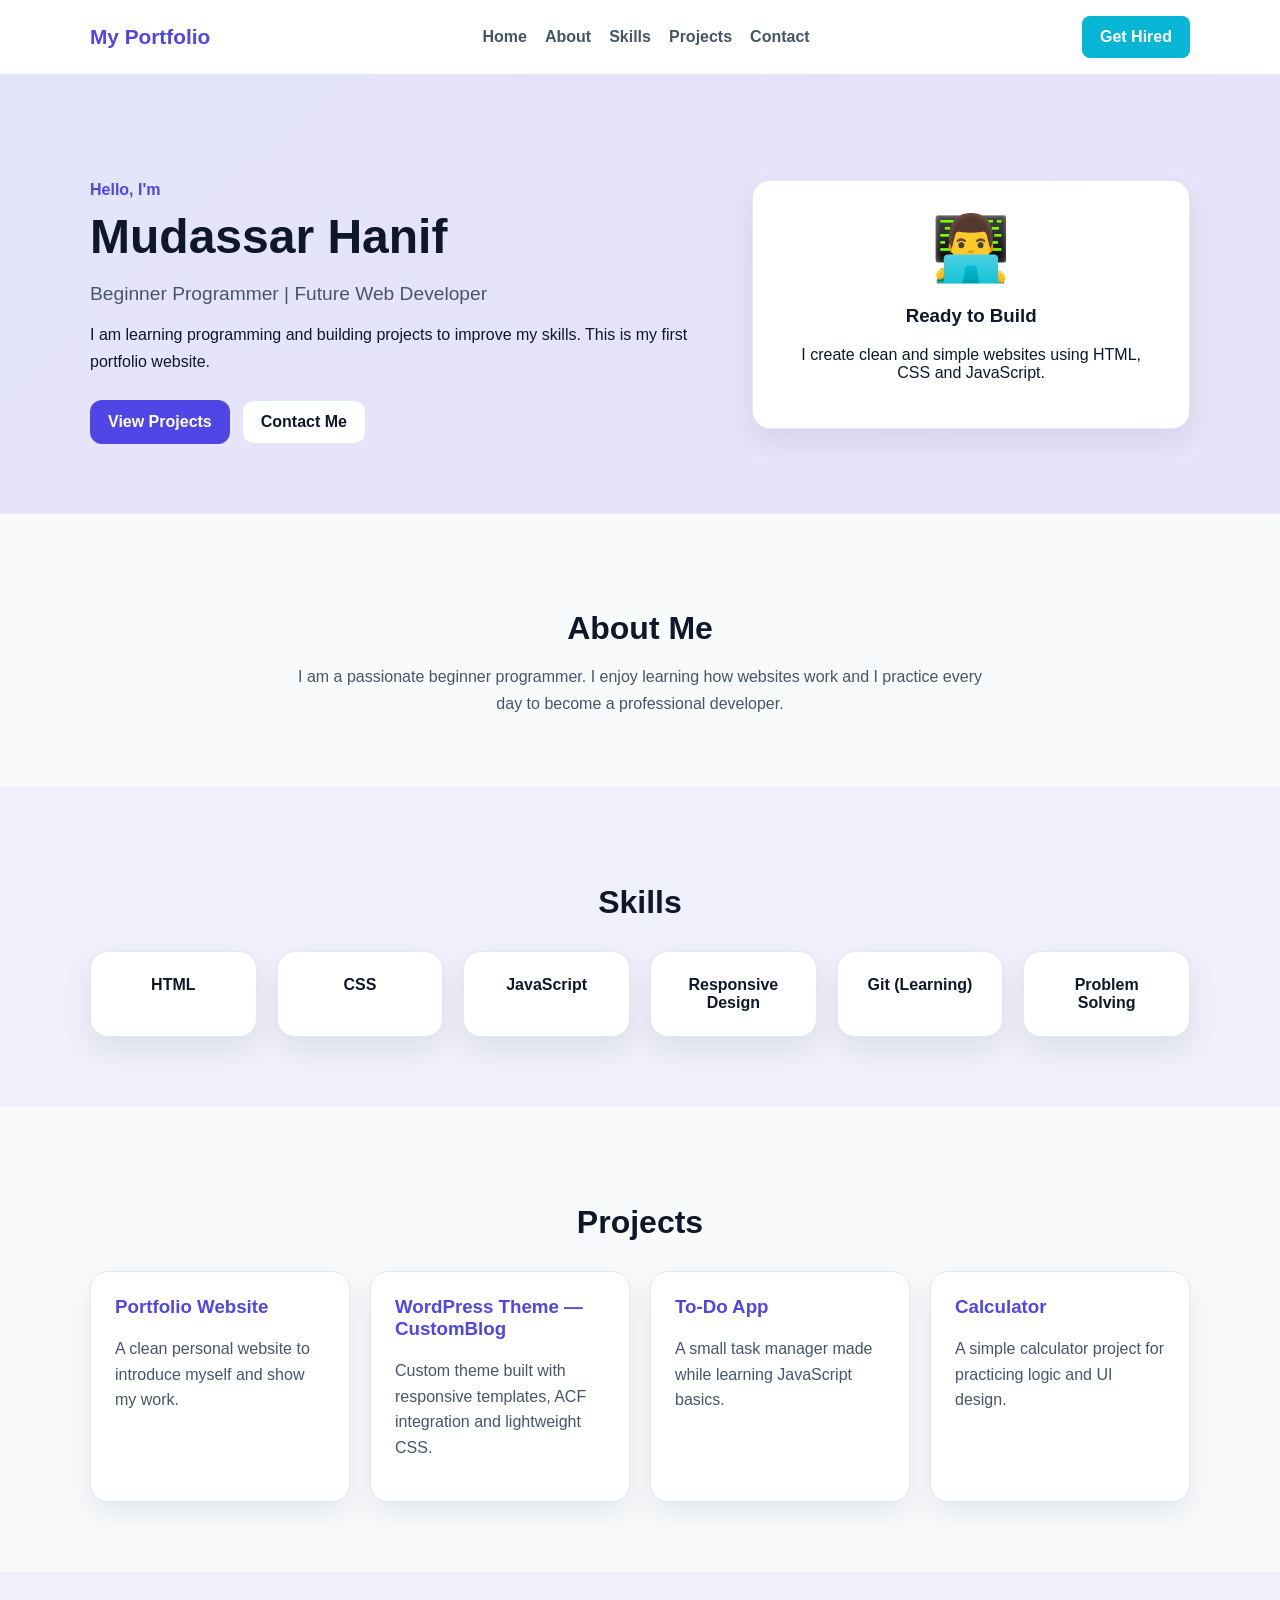
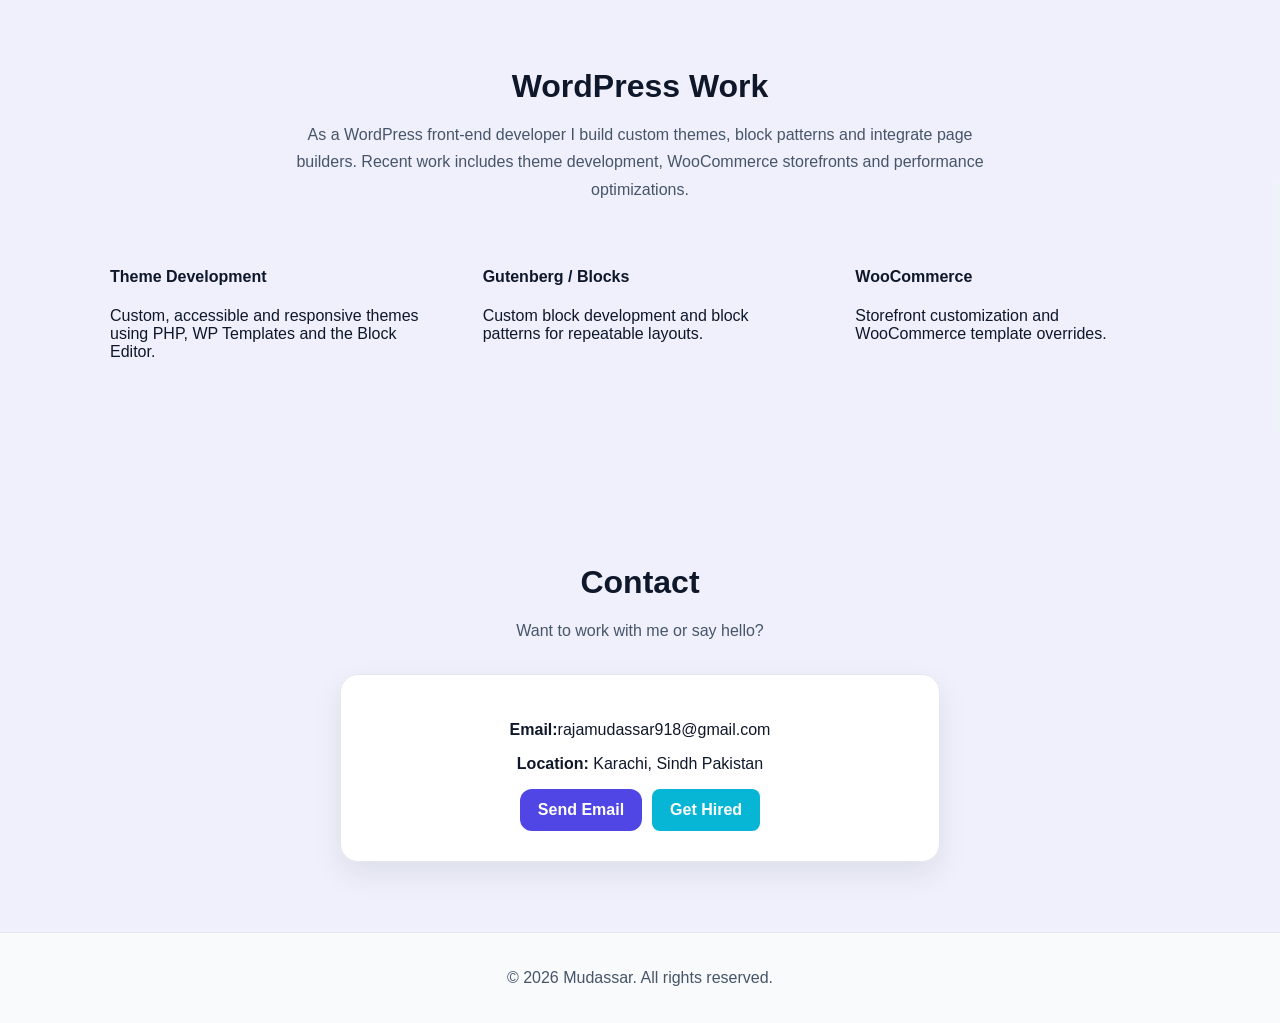
<file: index.html>
<!DOCTYPE html>
<html lang="en">
<head>
  <meta charset="UTF-8" />
  <meta name="viewport" content="width=device-width, initial-scale=1.0" />
  <title>My Portfolio</title>
  <link rel="stylesheet" href="style.css" />
</head>
<body>
  <header class="header">
    <div class="container nav">
      <h1 class="logo">My Portfolio</h1>
      <nav class="nav-links">
        <a href="#home">Home</a>
        <a href="#about">About</a>
        <a href="#skills">Skills</a>
        <a href="#projects">Projects</a>
        <a href="#contact">Contact</a>
      </nav>
      <div class="header-actions">
        <a id="hireBtn" class="btn hire-btn" href="https://wa.me/923408938918?text=Hello%2C%20I%20would%20like%20to%20discuss%20a%20project%20with%20you." target="_blank" rel="noopener noreferrer">Get Hired</a>
      </div>
    </div>
  </header>

  <section id="home" class="hero">
    <div class="container hero-content">
      <div class="hero-text">
        <p class="eyebrow">Hello, I'm</p>
        <h2>Mudassar Hanif</h2>
        <p class="subtitle">Beginner Programmer | Future Web Developer</p>
        <p class="description">
          I am learning programming and building projects to improve my skills.
          This is my first portfolio website.
        </p>
        <div class="hero-buttons">
          <a href="#projects" class="btn primary">View Projects</a>
          <a class="btn secondary" href="https://wa.me/923408938918?text=Hello%2C%20I%20would%20like%20to%20contact%20you%20about%20a%20project." target="_blank" rel="noopener noreferrer">Contact Me</a>
        </div>
      </div>

      <div class="profile-card">
        <div class="avatar">👨‍💻</div>
        <h3>Ready to Build</h3>
        <p>I create clean and simple websites using HTML, CSS and JavaScript.</p>
      </div>
    </div>
  </section>

  <section id="about" class="section">
    <div class="container">
      <h2 class="section-title">About Me</h2>
      <p class="section-text">
        I am a passionate beginner programmer. I enjoy learning how websites work
        and I practice every day to become a professional developer.
      </p>
    </div>
  </section>
  <section id="skills" class="section alt">
    <div class="container">
      <h2 class="section-title">Skills</h2>
      <div class="skills-grid">
        <div class="skill-card">HTML</div>
        <div class="skill-card">CSS</div>
        <div class="skill-card">JavaScript</div>
        <div class="skill-card">Responsive Design</div>
        <div class="skill-card">Git (Learning)</div>
        <div class="skill-card">Problem Solving</div>
      </div>
    </div>
  </section>

  <section id="projects" class="section">
    <div class="container">
      <h2 class="section-title">Projects</h2>
      <div class="projects-grid">
        <div class="project-card">
          <h3>Portfolio Website</h3>
          <p>A clean personal website to introduce myself and show my work.</p>
        </div>
        <div class="project-card wordpress-card">
          <h3>WordPress Theme — CustomBlog</h3>
          <p>Custom theme built with responsive templates, ACF integration and lightweight CSS.</p>
        </div>
        <div class="project-card">
          <h3>To-Do App</h3>
          <p>A small task manager made while learning JavaScript basics.</p>
        </div>
        <div class="project-card">
          <h3>Calculator</h3>
          <p>A simple calculator project for practicing logic and UI design.</p>
        </div>
      </div>
    </div>
  </section>

  <section id="wordpress" class="section alt">
    <div class="container">
      <h2 class="section-title">WordPress Work</h2>
      <p class="section-text">As a WordPress front-end developer I build custom themes, block patterns and integrate page builders. Recent work includes theme development, WooCommerce storefronts and performance optimizations.</p>

      <div class="services-grid">
        <div class="service-card">
          <h4>Theme Development</h4>
          <p>Custom, accessible and responsive themes using PHP, WP Templates and the Block Editor.</p>
        </div>
        <div class="service-card">
          <h4>Gutenberg / Blocks</h4>
          <p>Custom block development and block patterns for repeatable layouts.</p>
        </div>
        <div class="service-card">
          <h4>WooCommerce</h4>
          <p>Storefront customization and WooCommerce template overrides.</p>
        </div>
      </div>
    </div>
  </section>

  <section id="contact" class="section alt">
    <div class="container">
      <h2 class="section-title">Contact</h2>
      <p class="section-text">Want to work with me or say hello?</p>
      <div class="contact-box">
        <p><strong>Email:</strong>rajamudassar918@gmail.com</p>
        <p><strong>Location:</strong> Karachi, Sindh Pakistan</p>
        <div style="display:flex;gap:10px;flex-wrap:wrap;justify-content:center;margin-top:12px;">
          <a class="btn primary" href="https://mail.google.com/mail/?view=cm&amp;fs=1&amp;to=rajamudassar918%40gmail.com&amp;su=Project%20Inquiry&amp;body=Hello%20Mudassar%2C%0A%0AI%20would%20like%20to%20discuss%20a%20project%20with%20you." target="_blank" rel="noopener noreferrer">Send Email</a>
          <a id="hireBtnContact" class="btn hire-btn" href="https://wa.me/923408938918?text=Hello%2C%20I%20would%20like%20to%20discuss%20a%20project%20with%20you." target="_blank" rel="noopener noreferrer">Get Hired</a>
        </div>
      </div>
    </div>
  </section>

  <footer class="footer">
    <div class="container">
      <p>© <span id="year"></span> Mudassar. All rights reserved.</p>
    </div>
  </footer>
</footer>

  <!-- Resume modal (opens resume.pdf or resume.html) -->
  <div id="resumeModal" class="modal" aria-hidden="true">
    <div id="modalBackdrop" class="modal-backdrop" tabindex="-1"></div>
    <div class="modal-content" role="dialog" aria-modal="true" aria-label="Resume viewer">
      <button id="closeResume" class="modal-close" aria-label="Close resume">Close ✕</button>
      <div class="modal-body">
        <iframe id="resumeFrame" src="" frameborder="0" title="Resume viewer"></iframe>
      </div>
    </div>
  </div>

  <script src="script.js"></script>
</body>
</html>
</file>
<file: style.css>
:root {
  --bg: #f8fafc;
  --surface: #ffffff;
  --text: #0f172a;
  --muted: #475569;
  --primary: #4f46e5;
  --secondary: #7c3aed;
  --border: #e2e8f0;
  --shadow: 0 12px 30px rgba(15, 23, 42, 0.08);
}

body.dark {
  --bg: #0f172a;
  --surface: #111827;
  --text: #f8fafc;
  --muted: #cbd5e1;
  --primary: #818cf8;
  --secondary: #a78bfa;
  --border: #1f2937;
  --shadow: 0 12px 30px rgba(0, 0, 0, 0.35);
}

* {
  box-sizing: border-box;
}

html {
  scroll-behavior: smooth;
}

body {
  margin: 0;
  font-family: Arial, sans-serif;
  background: var(--bg);
  color: var(--text);
  transition: 0.3s ease;
}

a {
  text-decoration: none;
  color: inherit;
}

.container {
  width: min(1100px, 92%);
  margin: auto;
}

.header {
  position: sticky;
  top: 0;
  z-index: 1000;
  background: rgba(255, 255, 255, 0.9);
  border-bottom: 1px solid var(--border);
  backdrop-filter: blur(10px);
}

body.dark .header {
  background: rgba(15, 23, 42, 0.9);
}

.nav {
  display: flex;
  align-items: center;
  justify-content: space-between;
  gap: 20px;
  padding: 16px 0;
  flex-wrap: wrap;
}

.logo {
  margin: 0;
  font-size: 1.3rem;
  color: var(--primary);
}

.nav-links {
  display: flex;
  gap: 18px;
  flex-wrap: wrap;
}

.nav-links a {
  color: var(--muted);
  font-weight: bold;
}

.nav-links a:hover {
  color: var(--primary);
}

.theme-btn {
  border: none;
  background: var(--surface);
  color: var(--text);
  border: 1px solid var(--border);
  padding: 10px 14px;
  border-radius: 10px;
  cursor: pointer;
  box-shadow: var(--shadow);
}

.hero {
  padding: 90px 0 70px;
  background: linear-gradient(135deg, rgba(79, 70, 229, 0.12), rgba(124, 58, 237, 0.12));
}

.hero-content {
  display: grid;
  grid-template-columns: 1.3fr 0.9fr;
  gap: 30px;
  align-items: center;
}

.eyebrow {
  color: var(--primary);
  font-weight: bold;
  margin-bottom: 10px;
}

.hero h2 {
  font-size: 3rem;
  margin: 0 0 10px;
}

.subtitle {
  font-size: 1.2rem;
  color: var(--muted);
  margin-bottom: 16px;
}

.description {
  line-height: 1.7;
  max-width: 600px;
}

.hero-buttons {
  display: flex;
  gap: 12px;
  margin-top: 24px;
  flex-wrap: wrap;
}

.btn {
  display: inline-flex;
  align-items: center;
  justify-content: center;
  padding: 12px 18px;
  border-radius: 12px;
  font-weight: bold;
  transition: 0.2s ease;
  vertical-align: middle;
  line-height: normal;
}

.btn:hover {
  transform: translateY(-2px);
}

.btn.primary {
  background: var(--primary);
  color: white;
}

.btn.secondary {
  background: var(--surface);
  color: var(--text);
  border: 1px solid var(--border);
}

.profile-card,
.skill-card,
.project-card,
.contact-box {
  background: var(--surface);
  border: 1px solid var(--border);
  border-radius: 18px;
  box-shadow: var(--shadow);
}

.profile-card {
  padding: 30px;
  text-align: center;
}

.avatar {
  font-size: 4rem;
  margin-bottom: 10px;
}

.section {
  padding: 70px 0;
}

.alt {
  background: rgba(79, 70, 229, 0.05);
}

.section-title {
  font-size: 2rem;
  margin-bottom: 16px;
  text-align: center;
}

.section-text {
  text-align: center;
  color: var(--muted);
  max-width: 700px;
  margin: 0 auto;
  line-height: 1.7;
}

.skills-grid,
.projects-grid {
  display: grid;
  gap: 20px;
  margin-top: 30px;
}

.services-grid {
  display: grid;
  grid-template-columns: repeat(auto-fit, minmax(220px, 1fr));
  gap: 18px;
  margin-top: 24px;
}

.service-card {
  padding: 20px;
  border-radius: 14px;
}

.wordpress-card h3 {
  color: #21759b; /* WordPress-like accent */
}

.header-actions {
  display: flex;
  align-items: center;
  gap: 10px;
}

.hire-btn {
  background: #06b6d4; /* teal accent */
  color: #fff;
  padding: 12px 18px;
  border-radius: 8px;
  font-weight: bold;
  text-decoration: none;
  display: inline-flex;
  align-items: center;
  justify-content: center;
}

.hire-btn:hover {
  background: color-mix(in srgb, #06b6d4 85%, black 15%);
  transform: translateY(-2px);
}

.skills-grid {
  grid-template-columns: repeat(auto-fit, minmax(160px, 1fr));
}

.projects-grid {
  grid-template-columns: repeat(auto-fit, minmax(240px, 1fr));
}

.skill-card {
  padding: 24px;
  text-align: center;
  font-weight: bold;
}

.project-card {
  padding: 24px;
}

.project-card h3 {
  margin-top: 0;
  color: var(--primary);
}

.project-card p {
  color: var(--muted);
  line-height: 1.6;
}

.contact-box {
  max-width: 600px;
  margin: 30px auto 0;
  padding: 30px;
  text-align: center;
}

.footer {
  border-top: 1px solid var(--border);
  padding: 20px 0;
  text-align: center;
  color: var(--muted);
}

@media (max-width: 800px) {
  .hero-content {
    grid-template-columns: 1fr;
  }

  .hero h2 {
    font-size: 2.2rem;
  }

  .nav {
    justify-content: center;
  }
}

/* Modal styles for resume viewer */
.modal {
  display: none;
  position: fixed;
  inset: 0;
  align-items: center;
  justify-content: center;
  z-index: 2000;
}
.modal.open { display: flex; }
.modal-backdrop {
  position: absolute;
  inset: 0;
  background: rgba(0,0,0,0.5);
}
.modal-content {
  position: relative;
  background: var(--surface);
  border-radius: 12px;
  width: min(1100px, 95%);
  max-height: 90vh;
  box-shadow: 0 20px 40px rgba(2,6,23,0.3);
  overflow: hidden;
  border: 1px solid var(--border);
}
.modal-close {
  position: absolute;
  right: 12px;
  top: 10px;
  background: transparent;
  border: none;
  padding: 8px 10px;
  cursor: pointer;
  font-weight: bold;
}
.modal-body {
  width: 100%;
  height: 80vh;
}
.modal-body iframe {
  width: 100%;
  height: 100%;
  border: none;
}

@media (max-width: 600px) {
  .modal-content { width: 98%; }
  .modal-body { height: 75vh; }
}

/* WhatsApp widget */
.whatsapp-widget {
  position: fixed;
  right: 20px;
  bottom: 20px;
  background: #25D366;
  color: #fff;
  padding: 10px 14px;
  border-radius: 999px;
  box-shadow: 0 8px 24px rgba(0,0,0,0.12);
  gap: 10px;
  align-items: center;
  z-index: 1500;
  display: none;
}
.whatsapp-widget.show { display: flex; }
.whatsapp-btn {
  color: #fff;
  font-weight: bold;
  text-decoration: none;
  display: inline-flex;
  align-items: center;
  gap: 8px;
}
.whatsapp-close {
  background: transparent;
  border: none;
  color: #fff;
  font-size: 18px;
  cursor: pointer;
  padding: 4px 8px;
  border-radius: 8px;
}
</file>
